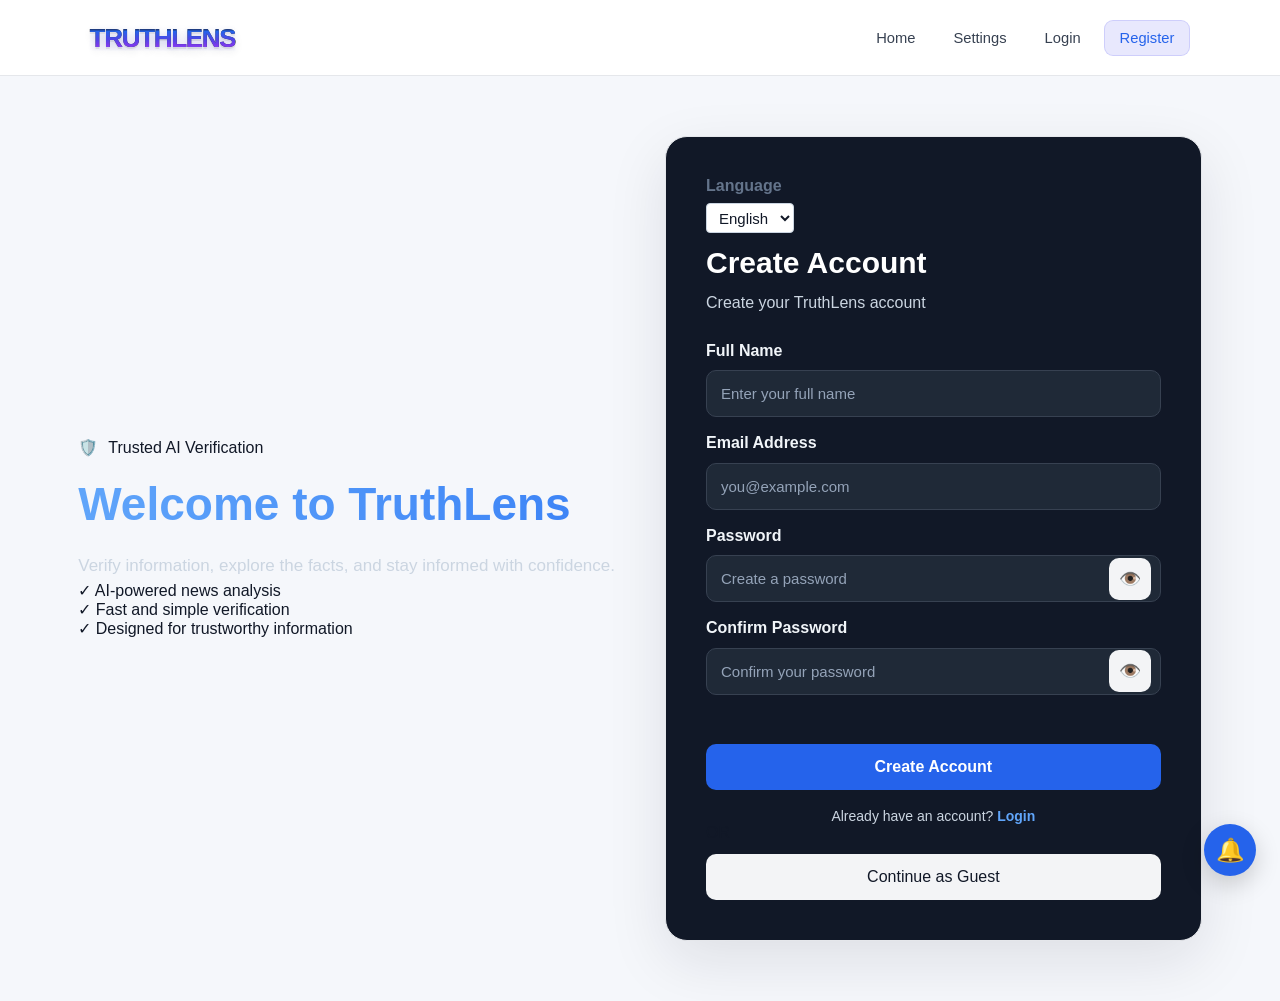
<file: frontend/index.html>
<!DOCTYPE html>
<html lang="en">

<head>
    <meta charset="UTF-8">
    <meta name="viewport" content="width=device-width, initial-scale=1.0">

    <title>TruthLens - Fake News Detection</title>

    <link rel="stylesheet" href="style.css">
</head>

<body>

    <header class="navbar">

<div class="logo">
    <span class="truthlens-3d">
        <span class="truthlens-base">TRUTHLENS</span>
        <span class="truthlens-color">TRUTHLENS</span>
    </span>
</div>

        <nav>
    <a href="index.html" class="active" data-i18n="navHome">Home</a>
<a href="settings.html" data-i18n="navSettings">Settings</a>
<a href="login.html" data-i18n="navLogin">Login</a>
<a href="register.html" data-i18n="navRegister">Register</a>
</nav>

    </header>


    <main class="hero">

        <div class="hero-content">

            <div class="badge" data-i18n="aiBadge">
    🛡️ AI-Powered News Verification
</div>

            <h1>
    <span data-i18n="heroTitle">
        See the truth
    </span>
    <br>
    <span data-i18n="heroTitleSpan">
        behind the news.
    </span>
</h1>

            <p class="description" data-i18n="heroDescription">
    TruthLens helps you identify potentially misleading or
    fake news using intelligent analysis.
</p>


            <div class="detector-card">

                <label for="newsText" data-i18n="checkNewsLabel">
    Check a news article or message
</label>

               <div class="input-options">
   <button type="button" class="input-option active" id="textOption" data-i18n="newsText">
    📝 News Text
</button>

   <button type="button" class="input-option" id="linkOption" data-i18n="newsLink">
    🔗 News Link
</button>
</div>

<textarea
    id="newsText"
    data-i18n-placeholder="newsTextPlaceholder"
    placeholder="Paste your news article, message, or claim here..."
></textarea>

<input
    type="url"
    id="newsLink"
    data-i18n-placeholder="newsLinkPlaceholder"
    placeholder="Paste the news article link here..."
    style="display: none;"
>

                <button id="checkButton" data-i18n="checkNews">
    🔍 Check News
</button>

                <div id="result" data-i18n="resultPlaceholder">
    Your verification result will appear here.
</div>

            </div>

        </div>

    </main>

    <footer>
    <p data-i18n="footer">
        © 2026 TruthLens • Helping you verify before you trust.
    </p>
</footer>

    <script src="script.js"></script>

</body>

</html>
</file>
<file: frontend/style.css>
/* ==================================================
   TruthLens - Professional Website Design
   ================================================== */


/* ==================================================
   Global
   ================================================== */

* {
    margin: 0;
    padding: 0;
    box-sizing: border-box;
}


html {
    scroll-behavior: smooth;
}


body {
    min-height: 100vh;
    font-family: Inter, -apple-system, BlinkMacSystemFont, "Segoe UI",
        Roboto, Helvetica, Arial, sans-serif;

    background:
        radial-gradient(
            circle at 50% -10%,
            rgba(79, 70, 229, 0.20),
            transparent 38%
        ),
        #080b14;

    color: #f8fafc;

    display: flex;
    flex-direction: column;
}


/* ==================================================
   Navigation Bar
   ================================================== */

.navbar {
    width: 100%;
    height: 76px;

    padding: 0 7%;

    display: flex;
    align-items: center;
    justify-content: space-between;

    border-bottom: 1px solid rgba(255, 255, 255, 0.07);

    background: rgba(8, 11, 20, 0.78);

    backdrop-filter: blur(18px);
    -webkit-backdrop-filter: blur(18px);

    position: relative;
    z-index: 10;
}


.logo {
    font-size: 1.25rem;
    font-weight: 700;
    letter-spacing: -0.3px;

    color: #ffffff;

    display: flex;
    align-items: center;
    gap: 8px;
}


.navbar nav {
    display: flex;
    align-items: center;
    gap: 8px;
}


.navbar nav a {
    color: #94a3b8;

    text-decoration: none;

    font-size: 0.92rem;
    font-weight: 500;

    padding: 9px 15px;

    border-radius: 9px;

    transition:
        color 0.2s ease,
        background 0.2s ease,
        transform 0.2s ease;
}


.navbar nav a:hover {
    color: #ffffff;

    background: rgba(255, 255, 255, 0.06);

    transform: translateY(-1px);
}


.navbar nav a.active {
    color: #ffffff;

    background: rgba(99, 102, 241, 0.15);

    border: 1px solid rgba(99, 102, 241, 0.20);
}


/* ==================================================
   Main Hero
   ================================================== */

.hero {
    flex: 1;

    width: 100%;

    padding: 90px 20px 100px;

    display: flex;
    justify-content: center;

    position: relative;
}


.hero::before {
    content: "";

    position: absolute;

    width: 500px;
    height: 500px;

    background: rgba(79, 70, 229, 0.10);

    filter: blur(120px);

    border-radius: 50%;

    top: 80px;
    left: 50%;

    transform: translateX(-50%);

    pointer-events: none;
}


.hero-content {
    width: 100%;
    max-width: 850px;

    text-align: center;

    position: relative;
    z-index: 1;
}


/* ==================================================
   Badge
   ================================================== */

.badge {
    display: inline-flex;
    align-items: center;

    padding: 8px 15px;

    margin-bottom: 24px;

    border-radius: 999px;

    background: rgba(99, 102, 241, 0.10);

    border: 1px solid rgba(129, 140, 248, 0.25);

    color: #c7d2fe;

    font-size: 0.82rem;
    font-weight: 600;

    letter-spacing: 0.2px;

    box-shadow:
        0 0 30px rgba(99, 102, 241, 0.08);
}


/* ==================================================
   Main Heading
   ================================================== */

.hero h1 {
    font-size: clamp(2.8rem, 7vw, 5rem);

    line-height: 1.03;

    letter-spacing: -3px;

    font-weight: 800;

    color: #f8fafc;

    margin-bottom: 25px;
}


.hero h1 span {
    background: linear-gradient(
        90deg,
        #818cf8,
        #a78bfa,
        #c4b5fd
    );

    -webkit-background-clip: text;
    background-clip: text;

    color: transparent;
}


/* ==================================================
   Description
   ================================================== */

.description {
    max-width: 620px;

    margin: 0 auto 45px;

    color: #94a3b8;

    font-size: 1.05rem;

    line-height: 1.75;
}


/* ==================================================
   Detector Card
   ================================================== */

.detector-card {
    width: 100%;

    padding: 30px;

    text-align: left;

    border-radius: 20px;

    background:
        linear-gradient(
            145deg,
            rgba(255, 255, 255, 0.065),
            rgba(255, 255, 255, 0.025)
        );

    border: 1px solid rgba(255, 255, 255, 0.09);

    box-shadow:
        0 25px 80px rgba(0, 0, 0, 0.40),
        0 0 50px rgba(79, 70, 229, 0.07);

    backdrop-filter: blur(20px);
    -webkit-backdrop-filter: blur(20px);
}


.detector-card label {
    display: block;

    margin-bottom: 14px;

    color: #e2e8f0;

    font-size: 0.95rem;

    font-weight: 600;
}


/* ==================================================
   Input Options
   ================================================== */

.input-options {
    display: flex;

    gap: 8px;

    margin-bottom: 14px;

    padding: 5px;

    width: fit-content;

    border-radius: 11px;

    background: rgba(0, 0, 0, 0.20);

    border: 1px solid rgba(255, 255, 255, 0.06);
}


.input-option {
    border: none;

    border-radius: 8px;

    padding: 9px 15px;

    background: transparent;

    color: #94a3b8;

    font-size: 0.88rem;

    font-weight: 600;

    cursor: pointer;

    transition:
        background 0.2s ease,
        color 0.2s ease,
        transform 0.2s ease;
}


.input-option:hover {
    color: #e2e8f0;
}


.input-option.active {
    background: rgba(99, 102, 241, 0.20);

    color: #ffffff;

    box-shadow:
        0 4px 12px rgba(0, 0, 0, 0.18);
}


/* ==================================================
   Textarea + URL Input
   ================================================== */

textarea,
#newsLink {
    width: 100%;

    min-height: 180px;

    padding: 17px 18px;

    border-radius: 13px;

    border: 1px solid rgba(255, 255, 255, 0.09);

    outline: none;

    background: rgba(3, 7, 18, 0.60);

    color: #f8fafc;

    font-family: inherit;

    font-size: 0.95rem;

    line-height: 1.6;

    resize: vertical;

    transition:
        border-color 0.2s ease,
        box-shadow 0.2s ease,
        background 0.2s ease;
}


textarea::placeholder,
#newsLink::placeholder {
    color: #64748b;
}


textarea:focus,
#newsLink:focus {
    border-color: rgba(129, 140, 248, 0.65);

    background: rgba(3, 7, 18, 0.78);

    box-shadow:
        0 0 0 3px rgba(99, 102, 241, 0.10);
}


#newsLink {
    min-height: auto;

    height: 56px;

    resize: none;
}


/* ==================================================
   Check News Button
   ================================================== */

#checkButton {
    width: 100%;

    margin-top: 16px;

    padding: 15px 20px;

    border: none;

    border-radius: 12px;

    background: linear-gradient(
        135deg,
        #6366f1,
        #7c3aed
    );

    color: #ffffff;

    font-family: inherit;

    font-size: 0.95rem;

    font-weight: 700;

    cursor: pointer;

    box-shadow:
        0 10px 25px rgba(99, 102, 241, 0.20);

    transition:
        transform 0.2s ease,
        box-shadow 0.2s ease,
        filter 0.2s ease;
}


#checkButton:hover {
    transform: translateY(-2px);

    box-shadow:
        0 15px 32px rgba(99, 102, 241, 0.30);

    filter: brightness(1.08);
}


#checkButton:active {
    transform: translateY(0);
}


/* ==================================================
   Result Area
   ================================================== */

#result {
    margin-top: 20px;

    padding: 20px;

    min-height: 80px;

    border-radius: 13px;

    background: rgba(3, 7, 18, 0.40);

    border: 1px solid rgba(255, 255, 255, 0.06);

    color: #94a3b8;

    font-size: 0.92rem;

    line-height: 1.6;
}


#result p {
    margin: 7px 0;
}


.result-title {
    color: #f8fafc;

    font-size: 1rem;

    font-weight: 700;

    margin-bottom: 10px;
}


.result-status {
    color: #ffffff;

    font-size: 1.15rem;

    font-weight: 800;

    margin: 10px 0;
}


.result-success {
    margin-top: 12px;

    padding: 10px 12px;

    border-radius: 9px;

    background: rgba(34, 197, 94, 0.08);

    border: 1px solid rgba(34, 197, 94, 0.18);

    color: #86efac;

    font-size: 0.85rem;
}


.result-warning {
    margin-top: 12px;

    padding: 10px 12px;

    border-radius: 9px;

    background: rgba(245, 158, 11, 0.08);

    border: 1px solid rgba(245, 158, 11, 0.18);

    color: #fcd34d;

    font-size: 0.85rem;
}


/* ==================================================
   Footer
   ================================================== */

footer {
    padding: 25px 20px;

    text-align: center;

    border-top: 1px solid rgba(255, 255, 255, 0.06);

    background: rgba(5, 8, 16, 0.65);
}


footer p {
    color: #64748b;

    font-size: 0.82rem;
}


/* ==================================================
   Responsive Design
   ================================================== */

@media (max-width: 700px) {

    .navbar {
        height: auto;

        padding: 18px 20px;

        flex-direction: column;

        gap: 15px;
    }


    .navbar nav {
        width: 100%;

        justify-content: center;
    }


    .hero {
        padding: 60px 15px 70px;
    }


    .hero h1 {
        font-size: 3rem;

        letter-spacing: -2px;
    }


    .description {
        font-size: 0.95rem;

        margin-bottom: 32px;
    }


    .detector-card {
        padding: 20px;

        border-radius: 16px;
    }


    .input-options {
        width: 100%;
    }


    .input-option {
        flex: 1;
    }


    textarea {
        min-height: 160px;
    }
}


@media (max-width: 420px) {

    .hero h1 {
        font-size: 2.5rem;
    }


    .navbar nav a {
        padding: 8px 10px;

        font-size: 0.82rem;
    }


    .detector-card {
        padding: 16px;
    }
}
/* ==================================================
   Professional Result Card
   ================================================== */

.result-card {
    animation: resultAppear 0.35s ease;

    border-radius: 15px;

    padding: 20px;

    border: 1px solid rgba(255, 255, 255, 0.08);

    background: rgba(255, 255, 255, 0.025);
}


.result-header {
    margin-bottom: 18px;
}


.result-details {
    display: grid;

    grid-template-columns: 1fr 1fr;

    gap: 12px;

    margin-bottom: 14px;
}


.result-detail {
    padding: 13px;

    border-radius: 10px;

    background: rgba(0, 0, 0, 0.18);

    border: 1px solid rgba(255, 255, 255, 0.05);
}


.result-detail span {
    display: block;

    color: #64748b;

    font-size: 0.76rem;

    margin-bottom: 5px;
}


.result-detail strong {
    color: #f8fafc;

    font-size: 0.95rem;
}


.result-message {
    margin-top: 14px;

    color: #94a3b8;

    font-size: 0.84rem;
}


.result-disclaimer {
    margin-top: 14px;

    color: #64748b;

    font-size: 0.78rem;

    line-height: 1.5;
}


.result-disclaimer p {
    margin: 0;
}


/* Fake result */

.fake-result {
    border-color: rgba(239, 68, 68, 0.20);

    box-shadow:
        0 10px 35px rgba(239, 68, 68, 0.05);
}


.fake-result .result-status {
    color: #fca5a5;
}


/* Real result */

.real-result {
    border-color: rgba(34, 197, 94, 0.20);

    box-shadow:
        0 10px 35px rgba(34, 197, 94, 0.05);
}


.real-result .result-status {
    color: #86efac;
}


/* Unknown result */

.unknown-result {
    border-color: rgba(148, 163, 184, 0.20);
}


/* Result animation */

@keyframes resultAppear {

    from {
        opacity: 0;

        transform: translateY(8px);
    }

    to {
        opacity: 1;

        transform: translateY(0);
    }
}


/* Mobile result */

@media (max-width: 550px) {

    .result-details {
        grid-template-columns: 1fr;
    }

}

/* ==================================================
   TruthLens - Settings Page
   ================================================== */

.settings-container {
    width: min(100% - 40px, 1000px);
    margin: 55px auto 70px;
    padding: 0;
}

.settings-container h1 {
    margin: 0 0 8px;
    font-size: clamp(2rem, 4vw, 2.5rem);
    line-height: 1.1;
    color: #f8fafc;
}

.settings-subtitle {
    margin: 0 0 30px;
    color: #94a3b8;
    font-size: 0.95rem;
    line-height: 1.6;
}

.settings-card {
    width: 100%;
    margin-bottom: 20px;
    padding: 26px 28px;
    border: 1px solid rgba(255,255,255,0.09);
    border-radius: 18px;
    background: rgba(17, 24, 39, 0.88);
    box-shadow: 0 18px 50px rgba(0,0,0,0.24);
}

.settings-card h2 {
    margin: 0 0 20px;
    color: #f8fafc;
    font-size: 1.05rem;
    line-height: 1.4;
}

.profile-section {
    display: flex;
    align-items: center;
    gap: 16px;
}

.profile-avatar {
    width: 58px;
    height: 58px;
    flex: 0 0 58px;
    display: flex;
    align-items: center;
    justify-content: center;
    border-radius: 50%;
    background: rgba(99,102,241,0.16);
    border: 1px solid rgba(129,140,248,0.22);
    color: #c7d2fe;
    font-size: 1.15rem;
    font-weight: 800;
}

.profile-info {
    min-width: 0;
    flex: 1;
}

.profile-info h3 {
    margin: 0 0 5px;
    color: #f8fafc;
    font-size: 0.98rem;
}

.profile-info p {
    margin: 0;
    color: #94a3b8;
    font-size: 0.86rem;
}

.edit-button {
    flex: 0 0 auto;
    padding: 9px 15px;
    border: 1px solid rgba(255,255,255,0.10);
    border-radius: 9px;
    background: rgba(255,255,255,0.07);
    color: #e2e8f0;
    font: inherit;
    font-size: 0.84rem;
    font-weight: 600;
    cursor: pointer;
    transition: 0.2s ease;
}

.edit-button:hover {
    background: rgba(255,255,255,0.12);
    transform: translateY(-1px);
}

.setting-row,
.link-row {
    display: flex;
    align-items: center;
    justify-content: space-between;
    gap: 24px;
    min-height: 68px;
    padding: 16px 0;
    border-bottom: 1px solid rgba(255,255,255,0.07);
}

.setting-row:last-child,
.link-row:last-child {
    border-bottom: none;
}

.setting-row h3 {
    margin: 0 0 5px;
    color: #e2e8f0;
    font-size: 0.91rem;
    font-weight: 650;
}

.setting-row p {
    margin: 0;
    max-width: 700px;
    color: #94a3b8;
    font-size: 0.82rem;
    line-height: 1.5;
}

.setting-row select {
    min-width: 125px;
    padding: 9px 12px;
    border: 1px solid rgba(255,255,255,0.12);
    border-radius: 8px;
    outline: none;
    background: #111827;
    color: #f8fafc;
    font: inherit;
    font-size: 0.84rem;
    cursor: pointer;
}

.setting-row select:focus {
    border-color: rgba(129,140,248,0.65);
    box-shadow: 0 0 0 3px rgba(99,102,241,0.10);
}

.switch {
    position: relative;
    display: inline-block;
    width: 48px;
    height: 26px;
    flex: 0 0 48px;
}

.switch input {
    position: absolute;
    width: 1px;
    height: 1px;
    opacity: 0;
}

.slider {
    position: absolute;
    inset: 0;
    border-radius: 999px;
    background: #475569;
    cursor: pointer;
    transition: background 0.2s ease;
}

.slider::before {
    content: "";
    position: absolute;
    width: 20px;
    height: 20px;
    top: 3px;
    left: 3px;
    border-radius: 50%;
    background: #ffffff;
    box-shadow: 0 2px 5px rgba(0,0,0,0.25);
    transition: transform 0.2s ease;
}

.switch input:checked + .slider {
    background: #6366f1;
}

.switch input:checked + .slider::before {
    transform: translateX(22px);
}

.link-row {
    min-height: 52px;
    padding: 14px 4px;
    color: #e2e8f0;
    font-size: 0.88rem;
    cursor: pointer;
    transition: background 0.2s ease, padding 0.2s ease, color 0.2s ease;
}

.link-row:hover {
    padding-left: 9px;
    padding-right: 9px;
    color: #ffffff;
    background: rgba(255,255,255,0.025);
}

.link-row span:last-child {
    color: #64748b;
    font-size: 1.2rem;
}

.logout-button {
    display: block;
    margin: 28px auto 0;
    padding: 11px 28px;
    border: 0;
    border-radius: 9px;
    background: #ef4444;
    color: #ffffff;
    font: inherit;
    font-size: 0.86rem;
    font-weight: 700;
    cursor: pointer;
    transition: 0.2s ease;
}

.logout-button:hover {
    background: #dc2626;
    transform: translateY(-1px);
}

/* ==================================================
   Theme Support
   Dark is the existing TruthLens default.
   The JavaScript can add .light-mode for light theme.
   ================================================== */

body.light-mode {
    background: #f5f7fb;
    color: #172033;
}

body.light-mode .navbar {
    background: rgba(255,255,255,0.90);
    border-bottom-color: rgba(15,23,42,0.08);
}

body.light-mode .logo {
    color: #172033;
}

body.light-mode .navbar nav a {
    color: #64748b;
}

body.light-mode .navbar nav a:hover {
    color: #172033;
    background: rgba(15,23,42,0.05);
}

body.light-mode .navbar nav a.active {
    color: #4338ca;
    background: rgba(99,102,241,0.10);
    border-color: rgba(99,102,241,0.18);
}

body.light-mode .settings-container h1,
body.light-mode .settings-card h2,
body.light-mode .profile-info h3 {
    color: #172033;
}

body.light-mode .settings-subtitle,
body.light-mode .profile-info p,
body.light-mode .setting-row p {
    color: #64748b;
}

body.light-mode .settings-card {
    background: #ffffff;
    border-color: #e5e7eb;
    box-shadow: 0 12px 35px rgba(15,23,42,0.08);
}

body.light-mode .setting-row,
body.light-mode .link-row {
    border-bottom-color: #e5e7eb;
}

body.light-mode .setting-row h3,
body.light-mode .link-row {
    color: #334155;
}

body.light-mode .link-row:hover {
    background: #f8fafc;
    color: #172033;
}

body.light-mode .setting-row select {
    background: #ffffff;
    color: #172033;
    border-color: #d1d5db;
}

body.light-mode .edit-button {
    background: #f1f5f9;
    color: #334155;
    border-color: #e2e8f0;
}

body.light-mode .edit-button:hover {
    background: #e2e8f0;
}

body.light-mode .profile-avatar {
    background: #eef2ff;
    color: #4338ca;
}

body.light-mode footer {
    background: #ffffff;
    border-top-color: #e5e7eb;
}

body.light-mode footer p {
    color: #64748b;
}

/* Home page light theme */
body.light-mode .hero {
    background: transparent;
}

body.light-mode .hero h1 {
    color: #172033;
}

body.light-mode .description {
    color: #64748b;
}

body.light-mode .badge {
    background: rgba(99,102,241,0.08);
    border-color: rgba(99,102,241,0.18);
    color: #4338ca;
}

body.light-mode .detector-card {
    background: #ffffff;
    border-color: #e5e7eb;
    box-shadow: 0 20px 60px rgba(15,23,42,0.10);
}

body.light-mode .detector-card label {
    color: #334155;
}

body.light-mode .input-options {
    background: #f1f5f9;
    border-color: #e2e8f0;
}

body.light-mode .input-option {
    color: #64748b;
}

body.light-mode .input-option:hover {
    color: #334155;
}

body.light-mode .input-option.active {
    background: #e0e7ff;
    color: #4338ca;
}

body.light-mode textarea,
body.light-mode #newsLink {
    background: #f8fafc;
    border-color: #dbe1ea;
    color: #172033;
}

body.light-mode textarea::placeholder,
body.light-mode #newsLink::placeholder {
    color: #94a3b8;
}

body.light-mode textarea:focus,
body.light-mode #newsLink:focus {
    background: #ffffff;
}

body.light-mode #result {
    background: #f8fafc;
    border-color: #e2e8f0;
    color: #64748b;
}

body.light-mode .result-title,
body.light-mode .result-detail strong {
    color: #172033;
}

body.light-mode .result-detail {
    background: #ffffff;
    border-color: #e2e8f0;
}

/* ==================================================
   Responsive Settings
   ================================================== */

@media (max-width: 700px) {
    .settings-container {
        width: min(100% - 30px, 1000px);
        margin-top: 35px;
        margin-bottom: 50px;
    }

    .settings-card {
        padding: 22px 20px;
        border-radius: 15px;
    }

    .profile-section {
        flex-wrap: wrap;
    }

    .profile-info {
        flex: 1 1 calc(100% - 82px);
    }

    .edit-button {
        width: 100%;
        margin-top: 5px;
    }

    .setting-row {
        gap: 15px;
    }
}

@media (max-width: 480px) {
    .settings-container {
        width: min(100% - 22px, 1000px);
    }

    .settings-card {
        padding: 20px 16px;
    }

    .settings-card h2 {
        font-size: 1rem;
    }

    .setting-row {
        align-items: flex-start;
    }

    .setting-row select {
        min-width: 105px;
    }
}
/* =========================================================
   TRUTHLENS THEME SYSTEM
========================================================= */


/* ---------- LIGHT MODE ---------- */

body:not(.dark-mode) {
    background: #f5f7fb;
    color: #111827;
}


/* Navbar */

body:not(.dark-mode) .navbar {
    background: #ffffff;
    border-bottom: 1px solid #e5e7eb;
}

body:not(.dark-mode) .navbar a {
    color: #374151;
}

body:not(.dark-mode) .navbar a:hover {
    color: #2563eb;
}


/* Settings */

body:not(.dark-mode) .settings-container h1 {
    color: #111827;
}

body:not(.dark-mode) .settings-subtitle {
    color: #6b7280;
}


/* Cards */

body:not(.dark-mode) .settings-card {
    background: #ffffff;
    border: 1px solid #e5e7eb;
    color: #111827;
    box-shadow: 0 8px 25px rgba(0, 0, 0, 0.06);
}


body:not(.dark-mode) .settings-card h2,
body:not(.dark-mode) .settings-card h3 {
    color: #111827;
}


body:not(.dark-mode) .settings-card p {
    color: #6b7280;
}


/* Profile */

body:not(.dark-mode) .profile-avatar {
    background: #e8f0ff;
    color: #2563eb;
}


/* Setting rows */

body:not(.dark-mode) .setting-row {
    border-bottom: 1px solid #e5e7eb;
}


/* Support links */

body:not(.dark-mode) .link-row {
    color: #111827;
    border-bottom: 1px solid #e5e7eb;
}

body:not(.dark-mode) .link-row:hover {
    background: #f3f4f6;
}


/* Language */

body:not(.dark-mode) .setting-row select {
    background: #ffffff;
    color: #111827;
    border: 1px solid #d1d5db;
}


/* ---------- DARK MODE ---------- */

body.dark-mode {
    background: #080c16;
    color: #ffffff;
}


/* Navbar */

body.dark-mode .navbar {
    background: #080c16;
    border-bottom: 1px solid #1f2937;
}

body.dark-mode .navbar a {
    color: #cbd5e1;
}

body.dark-mode .navbar a:hover {
    color: #ffffff;
}


/* Settings */

body.dark-mode .settings-container h1 {
    color: #ffffff;
}

body.dark-mode .settings-subtitle {
    color: #94a3b8;
}


/* Cards */

body.dark-mode .settings-card {
    background: #111827;
    border: 1px solid #263244;
    color: #ffffff;
    box-shadow: 0 8px 25px rgba(0, 0, 0, 0.30);
}


body.dark-mode .settings-card h2,
body.dark-mode .settings-card h3 {
    color: #ffffff;
}


body.dark-mode .settings-card p {
    color: #94a3b8;
}


/* Profile */

body.dark-mode .profile-avatar {
    background: #202d52;
    color: #ffffff;
}


/* Setting rows */

body.dark-mode .setting-row {
    border-bottom: 1px solid #263244;
}


/* Support links */

body.dark-mode .link-row {
    color: #ffffff;
    border-bottom: 1px solid #263244;
}

body.dark-mode .link-row:hover {
    background: #1e293b;
}


/* Language */

body.dark-mode .setting-row select {
    background: #1f2937;
    color: #ffffff;
    border: 1px solid #374151;
}
/* =========================================================
   TRUTHLENS HOME PAGE - LIGHT MODE FIX
   This section only affects the Home page in LIGHT MODE.
========================================================= */


/* ---------------------------------------------------------
   HOME PAGE BACKGROUND
--------------------------------------------------------- */

body:not(.dark-mode) {
    background: #f5f7fb;
    color: #111827;
}


/* ---------------------------------------------------------
   NAVBAR
--------------------------------------------------------- */

body:not(.dark-mode) .navbar {
    background: #ffffff;
    border-bottom: 1px solid #e5e7eb;
}

body:not(.dark-mode) .navbar .logo {
    color: #111827;
}

body:not(.dark-mode) .navbar nav a {
    color: #374151;
}

body:not(.dark-mode) .navbar nav a:hover {
    color: #2563eb;
}

body:not(.dark-mode) .navbar nav a.active {
    color: #2563eb;
}


/* ---------------------------------------------------------
   HERO SECTION
--------------------------------------------------------- */

body:not(.dark-mode) .hero {
    background: #f5f7fb;
    color: #111827;
}

body:not(.dark-mode) .hero-content {
    color: #111827;
}


/* ---------------------------------------------------------
   BADGE
--------------------------------------------------------- */

body:not(.dark-mode) .badge {
    background: #eef2ff;
    color: #4f46e5;
    border: 1px solid #c7d2fe;
}


/* ---------------------------------------------------------
   MAIN HEADING
--------------------------------------------------------- */

body:not(.dark-mode) .hero h1 {
    color: #111827;
}

body:not(.dark-mode) .hero h1 span {
    color: #4f46e5;
}


/* ---------------------------------------------------------
   DESCRIPTION
--------------------------------------------------------- */

body:not(.dark-mode) .hero .description {
    color: #4b5563;
}


/* ---------------------------------------------------------
   DETECTOR CARD
--------------------------------------------------------- */

body:not(.dark-mode) .detector-card {
    background: #ffffff;
    color: #111827;
    border: 1px solid #e5e7eb;
    box-shadow: 0 15px 40px rgba(0, 0, 0, 0.10);
}


/* Detector label */

body:not(.dark-mode) .detector-card label {
    color: #111827;
}


/* ---------------------------------------------------------
   TEXT / LINK BUTTONS
--------------------------------------------------------- */

body:not(.dark-mode) .input-options {
    background: #f3f4f6;
}

body:not(.dark-mode) .input-option {
    background: transparent;
    color: #4b5563;
    border: none;
}

body:not(.dark-mode) .input-option:hover {
    color: #2563eb;
}

body:not(.dark-mode) .input-option.active {
    background: #eef2ff;
    color: #4f46e5;
}


/* ---------------------------------------------------------
   NEWS TEXTAREA
--------------------------------------------------------- */

body:not(.dark-mode) .detector-card textarea {
    background: #ffffff;
    color: #111827;
    border: 1px solid #d1d5db;
}

body:not(.dark-mode) .detector-card textarea::placeholder {
    color: #9ca3af;
}

body:not(.dark-mode) .detector-card textarea:focus {
    outline: none;
    border-color: #6366f1;
    box-shadow: 0 0 0 3px rgba(99, 102, 241, 0.12);
}


/* ---------------------------------------------------------
   NEWS LINK INPUT
--------------------------------------------------------- */

body:not(.dark-mode) .detector-card input[type="url"] {
    background: #ffffff;
    color: #111827;
    border: 1px solid #d1d5db;
}

body:not(.dark-mode) .detector-card input[type="url"]::placeholder {
    color: #9ca3af;
}

body:not(.dark-mode) .detector-card input[type="url"]:focus {
    outline: none;
    border-color: #6366f1;
    box-shadow: 0 0 0 3px rgba(99, 102, 241, 0.12);
}


/* ---------------------------------------------------------
   CHECK NEWS BUTTON
--------------------------------------------------------- */

body:not(.dark-mode) #checkButton {
    background: linear-gradient(
        135deg,
        #6366f1,
        #7c3aed
    );

    color: #ffffff;
    border: none;
}

body:not(.dark-mode) #checkButton:hover {
    background: linear-gradient(
        135deg,
        #4f46e5,
        #6d28d9
    );

    transform: translateY(-1px);
}


/* ---------------------------------------------------------
   RESULT BOX
--------------------------------------------------------- */

body:not(.dark-mode) #result {
    background: #f8fafc;
    color: #111827;
    border: 1px solid #e5e7eb;
}


/* Result text */

body:not(.dark-mode) #result p {
    color: #4b5563;
}


/* Result title */

body:not(.dark-mode) #result .result-title {
    color: #111827;
}


/* Result details */

body:not(.dark-mode) #result .result-detail {
    color: #374151;
}


/* ---------------------------------------------------------
   RESULT WARNING
--------------------------------------------------------- */

body:not(.dark-mode) #result .result-warning {
    background: #fff7ed;
    color: #c2410c;
    border: 1px solid #fed7aa;
}


/* ---------------------------------------------------------
   RESULT SUCCESS
--------------------------------------------------------- */

body:not(.dark-mode) #result .result-success {
    background: #f0fdf4;
    color: #15803d;
    border: 1px solid #bbf7d0;
}


/* ---------------------------------------------------------
   FAKE RESULT
--------------------------------------------------------- */

body:not(.dark-mode) #result .fake-result {
    background: #fff7f7;
    color: #111827;
}


/* ---------------------------------------------------------
   REAL RESULT
--------------------------------------------------------- */

body:not(.dark-mode) #result .real-result {
    background: #f0fdf4;
    color: #111827;
}


/* ---------------------------------------------------------
   UNKNOWN RESULT
--------------------------------------------------------- */

body:not(.dark-mode) #result .unknown-result {
    background: #f8fafc;
    color: #111827;
}


/* ---------------------------------------------------------
   RESULT STATUS
--------------------------------------------------------- */

body:not(.dark-mode) #result .result-status {
    color: #111827;
}


/* ---------------------------------------------------------
   RESULT MESSAGE
--------------------------------------------------------- */

body:not(.dark-mode) #result .result-message {
    color: #374151;
}


/* ---------------------------------------------------------
   RESULT DISCLAIMER
--------------------------------------------------------- */

body:not(.dark-mode) #result .result-disclaimer {
    color: #6b7280;
}


/* ---------------------------------------------------------
   FOOTER
--------------------------------------------------------- */

body:not(.dark-mode) footer {
    background: #ffffff;
    color: #6b7280;
    border-top: 1px solid #e5e7eb;
}

body:not(.dark-mode) footer p {
    color: #6b7280;
}
/* Professional Login Page */

.professional-login {
    min-height: 78vh;
    display: grid;
    grid-template-columns: 1fr 1fr;
    gap: 50px;
    align-items: center;
    max-width: 1200px;
    margin: auto;
    padding: 60px 30px;
}

.login-brand h1 {
    font-size: 46px;
    line-height: 1.2;
    margin: 20px 0;
    color: #111827;
}

.login-brand h1 span {
    color: #2563eb;
}

.login-brand p {
    font-size: 17px;
    line-height: 1.7;
    color: #6b7280;
}

.login-features {
    list-style: none;
    padding: 0;
    margin-top: 25px;
}

.login-features li {
    margin: 15px 0;
    font-size: 16px;
    color: #374151;
}

.login-badge {
    display: inline-block;
    padding: 10px 16px;
    border-radius: 30px;
    background: #eff6ff;
    color: #2563eb;
    font-weight: 600;
}

.professional-login-card {
    background: white;
    padding: 40px;
    border-radius: 22px;
    box-shadow: 0 10px 35px rgba(0, 0, 0, 0.1);
}

.professional-login-card h2 {
    font-size: 30px;
    color: #111827;
    margin-bottom: 10px;
}

.login-subtitle {
    color: #6b7280;
    margin-bottom: 25px;
}

.professional-login-card label {
    display: block;
    margin: 15px 0 8px;
    font-weight: 600;
    color: #374151;
}

.professional-login-card input[type="email"],
.professional-login-card input[type="password"],
.professional-login-card input[type="text"] {
    width: 100%;
    padding: 14px;
    border: 1px solid #d1d5db;
    border-radius: 10px;
    box-sizing: border-box;
    font-size: 15px;
}

.password-wrapper {
    display: flex;
    gap: 8px;
}

.password-wrapper input {
    flex: 1;
}

#togglePassword {
    border: none;
    background: #f3f4f6;
    border-radius: 10px;
    padding: 0 14px;
    cursor: pointer;
}

.login-options {
    display: flex;
    justify-content: space-between;
    align-items: center;
    margin: 18px 0;
    font-size: 14px;
}

.login-options a {
    color: #2563eb;
    text-decoration: none;
}

.professional-login-button,
.professional-guest-button {
    width: 100%;
    padding: 14px;
    border: none;
    border-radius: 10px;
    font-size: 16px;
    cursor: pointer;
    margin-top: 12px;
}

.professional-login-button {
    background: #2563eb;
    color: white;
}

.professional-guest-button {
    background: #f3f4f6;
    color: #111827;
}

.professional-login-message {
    margin-top: 15px;
    text-align: center;
    color: #dc2626;
}

@media (max-width: 800px) {
    .professional-login {
        grid-template-columns: 1fr;
        padding: 30px 20px;
    }

    .login-brand h1 {
        font-size: 36px;
    }
}
/* =========================================================
   LOGIN PAGE - DARK MODE FIX
========================================================= */

body.dark-mode .professional-login-card .login-heading h2 {
    color: #ffffff;
}

body.dark-mode .professional-login-card .login-heading p {
    color: #cbd5e1;
}

body.dark-mode .professional-login-card {
    background: #111827;
}

body.dark-mode .professional-field label {
    color: #f1f5f9;
}

body.dark-mode .password-label-row a {
    color: #93c5fd;
}

body.dark-mode .professional-field input {
    background: #1f2937;
    color: #ffffff;
    border-color: #374151;
}

body.dark-mode .professional-field input::placeholder {
    color: #94a3b8;
}

body.dark-mode .remember-row {
    color: #cbd5e1;
}
/* =========================================================
   LOGIN LEFT BRAND HEADING - DARK MODE
========================================================= */

body.dark-mode .login-brand h1 {
    color: #ffffff;
}

body.dark-mode .login-brand h1 span {
    color: #60a5fa;
}

body.dark-mode .login-brand p {
    color: #cbd5e1;
}

body.dark-mode .brand-features {
    color: #e2e8f0;
}

body.dark-mode .brand-features div {
    color: #e2e8f0;
}
/* =========================================================
   CONTINUE AS GUEST - DARK MODE
========================================================= */

body.dark-mode .professional-guest-button {
    background: #1f2937;
    color: #f1f5f9;
    border-color: #374151;
}

body.dark-mode .professional-guest-button:hover {
    background: #374151;
    color: #ffffff;
}
/* =========================================================
   EDIT PROFILE BUTTON - LIGHT THEME
========================================================= */

body:not(.dark-mode) .edit-button {
    background: #f1f5f9;
    color: #1e293b;
    border: 1px solid #cbd5e1;
}

body:not(.dark-mode) .edit-button:hover {
    background: #e2e8f0;
    color: #0f172a;
}
/* =========================================================
   SUPPORT MODALS - HELP & FAQ
========================================================= */

.support-modal {
    display: none;
    position: fixed;
    inset: 0;
    z-index: 9999;

    align-items: center;
    justify-content: center;

    padding: 20px;

    background: rgba(15, 23, 42, 0.55);
    backdrop-filter: blur(4px);
}

.support-modal.active {
    display: flex;
}

.support-modal-content {
    position: relative;

    width: 100%;
    max-width: 650px;
    max-height: 85vh;

    overflow-y: auto;

    padding: 32px;

    background: #ffffff;
    color: #1e293b;

    border: 1px solid #e2e8f0;
    border-radius: 18px;

    box-shadow: 0 20px 50px rgba(0, 0, 0, 0.18);

    animation: supportModalOpen 0.2s ease;
}

.support-modal-content h2 {
    margin: 0 40px 8px 0;
    font-size: 26px;
    color: #0f172a;
}

.support-modal-intro {
    margin: 0 0 24px;
    color: #64748b;
    line-height: 1.6;
}

.support-modal-close {
    position: absolute;
    top: 16px;
    right: 18px;

    width: 36px;
    height: 36px;

    border: none;
    border-radius: 50%;

    background: #f1f5f9;
    color: #475569;

    font-size: 24px;
    line-height: 1;

    cursor: pointer;

    transition: 0.2s ease;
}

.support-modal-close:hover {
    background: #e2e8f0;
    color: #0f172a;
}

.faq-item {
    padding: 18px 0;
    border-top: 1px solid #e2e8f0;
}

.faq-item:first-of-type {
    border-top: none;
}

.faq-item h3 {
    margin: 0 0 8px;
    font-size: 17px;
    color: #1e293b;
}

.faq-item p {
    margin: 0;
    color: #64748b;
    line-height: 1.65;
}


/* ---------------------------------------------------------
   Dark Theme
--------------------------------------------------------- */

body.dark-mode .support-modal-content {
    background: #111827;
    color: #f1f5f9;
    border-color: #374151;
    box-shadow: 0 20px 50px rgba(0, 0, 0, 0.45);
}

body.dark-mode .support-modal-content h2 {
    color: #ffffff;
}

body.dark-mode .support-modal-intro {
    color: #cbd5e1;
}

body.dark-mode .support-modal-close {
    background: #1f2937;
    color: #cbd5e1;
}

body.dark-mode .support-modal-close:hover {
    background: #374151;
    color: #ffffff;
}

body.dark-mode .faq-item {
    border-color: #374151;
}

body.dark-mode .faq-item h3 {
    color: #f8fafc;
}

body.dark-mode .faq-item p {
    color: #cbd5e1;
}


/* ---------------------------------------------------------
   Animation
--------------------------------------------------------- */

@keyframes supportModalOpen {
    from {
        opacity: 0;
        transform: translateY(10px) scale(0.98);
    }

    to {
        opacity: 1;
        transform: translateY(0) scale(1);
    }
}


/* ---------------------------------------------------------
   Mobile
--------------------------------------------------------- */

@media (max-width: 600px) {

    .support-modal {
        padding: 12px;
    }

    .support-modal-content {
        padding: 24px 20px;
        max-height: 90vh;
        border-radius: 14px;
    }

    .support-modal-content h2 {
        font-size: 22px;
    }

}
/* =========================================================
   TRUTHLENS - SUPPORT & INFORMATION
   FINAL BUTTON FIX
========================================================= */

.support-list {
    width: 100%;
    display: flex;
    flex-direction: column;
}


/* Support buttons */

.settings-card .link-row {
    width: 100%;
    min-height: 58px;

    display: flex;
    align-items: center;
    justify-content: space-between;

    padding: 16px 18px;
    margin: 0;

    border: none;
    border-bottom: 1px solid rgba(255, 255, 255, 0.10);
    border-radius: 0;

    background: transparent;
    color: inherit;

    font-family: inherit;
    font-size: 16px;
    font-weight: 500;

    text-align: left;
    cursor: pointer;

    appearance: none;
    -webkit-appearance: none;

    box-sizing: border-box;

    transition:
        background 0.2s ease,
        color 0.2s ease,
        padding-left 0.2s ease;
}


/* Remove bottom border from last support button */

.settings-card .link-row:last-child {
    border-bottom: none;
}


/* Hover */

.settings-card .link-row:hover {
    background: rgba(255, 255, 255, 0.06);
    color: inherit;
    padding-left: 23px;
}


/* Arrow */

.settings-card .link-row .support-arrow {
    font-size: 25px;
    line-height: 1;

    opacity: 0.7;

    transition:
        transform 0.2s ease,
        opacity 0.2s ease;
}


/* Arrow hover */

.settings-card .link-row:hover .support-arrow {
    transform: translateX(4px);
    opacity: 1;
}


/* Keyboard focus */

.settings-card .link-row:focus-visible {
    outline: 2px solid #667eea;
    outline-offset: -2px;
}


/* =========================================================
   DARK MODE
========================================================= */

body.dark-mode .settings-card .link-row {
    background: transparent;
    color: #f5f7ff;
    border-bottom-color: rgba(255, 255, 255, 0.10);
}

body.dark-mode .settings-card .link-row:hover {
    background: rgba(255, 255, 255, 0.06);
    color: #ffffff;
}


/* =========================================================
   LIGHT MODE
========================================================= */

body:not(.dark-mode) .settings-card .link-row {
    background: transparent;
    color: #222222;
    border-bottom-color: rgba(0, 0, 0, 0.08);
}

body:not(.dark-mode) .settings-card .link-row:hover {
    background: rgba(0, 0, 0, 0.04);
    color: #222222;
}


/* =========================================================
   SUPPORT MODAL
========================================================= */

.support-modal {
    position: fixed;

    top: 0;
    left: 0;

    width: 100%;
    height: 100%;

    display: none;
    align-items: center;
    justify-content: center;

    padding: 25px;

    box-sizing: border-box;

    background: rgba(5, 10, 25, 0.78);

    backdrop-filter: blur(8px);
    -webkit-backdrop-filter: blur(8px);

    z-index: 9999;
}


/* Modal active */

.support-modal.active {
    display: flex;
}


/* Modal box */

.support-modal-content {
    position: relative;

    width: min(760px, 100%);
    max-height: 80vh;

    overflow-y: auto;

    padding: 30px 40px;

    box-sizing: border-box;

    border: 1px solid rgba(255, 255, 255, 0.14);
    border-radius: 22px;

    background: #111827;
    color: #f5f7ff;

    box-shadow: 0 25px 70px rgba(0, 0, 0, 0.45);

    scrollbar-width: thin;
}


/* Modal heading */

.support-modal-content h2 {
    margin-top: 0;
    margin-right: 45px;
    margin-bottom: 12px;

    font-size: 24px;
    font-weight: 700;
}


/* Modal introduction */

.support-modal-intro {
    margin-bottom: 25px;

    color: #b8c3d9;

    line-height: 1.7;
}


/* Close button */

.support-modal-close {
    position: absolute;

    top: 16px;
    right: 18px;

    width: 38px;
    height: 38px;

    display: flex;
    align-items: center;
    justify-content: center;

    padding: 0;

    border: none;
    border-radius: 50%;

    background: rgba(255, 255, 255, 0.08);
    color: #ffffff;

    font-family: Arial, sans-serif;
    font-size: 28px;
    line-height: 1;

    cursor: pointer;

    appearance: none;
    -webkit-appearance: none;

    transition:
        background 0.2s ease,
        transform 0.2s ease;
}


.support-modal-close:hover {
    background: rgba(255, 255, 255, 0.16);
    transform: rotate(90deg);
}


.support-modal-close:focus-visible {
    outline: 2px solid #667eea;
    outline-offset: 2px;
}


/* FAQ item */

.faq-item {
    padding: 18px 0;

    border-bottom: 1px solid rgba(255, 255, 255, 0.12);
}


.faq-item:last-child {
    border-bottom: none;
}


.faq-item h3 {
    margin: 0 0 8px;

    color: #ffffff;

    font-size: 18px;
    line-height: 1.5;
}


.faq-item p {
    margin: 0;

    color: #c8d1e3;

    font-size: 16px;
    line-height: 1.7;
}


/* =========================================================
   LIGHT MODE MODAL
========================================================= */

body:not(.dark-mode) .support-modal-content {
    background: #ffffff;
    color: #222222;

    border-color: rgba(0, 0, 0, 0.10);

    box-shadow: 0 25px 70px rgba(0, 0, 0, 0.25);
}


body:not(.dark-mode) .support-modal-intro {
    color: #555555;
}


body:not(.dark-mode) .support-modal-close {
    background: #f1f3f6;
    color: #333333;
}


body:not(.dark-mode) .support-modal-close:hover {
    background: #e4e7ec;
}


body:not(.dark-mode) .faq-item {
    border-bottom-color: rgba(0, 0, 0, 0.10);
}


body:not(.dark-mode) .faq-item h3 {
    color: #222222;
}


body:not(.dark-mode) .faq-item p {
    color: #555555;
}


/* =========================================================
   MOBILE
========================================================= */

@media (max-width: 600px) {

    .support-modal {
        padding: 15px;
    }

    .support-modal-content {
        max-height: 85vh;

        padding: 25px 20px;

        border-radius: 18px;
    }

    .support-modal-content h2 {
        font-size: 21px;
    }

    .faq-item h3 {
        font-size: 16px;
    }

    .faq-item p {
        font-size: 14px;
        line-height: 1.6;
    }

    .settings-card .link-row {
        min-height: 54px;
        padding: 14px 12px;
    }

}
/* Prediction and Model Confidence output */
.result-detail {
    background: #e85d5d;
    color: #ffffff;
}

.result-detail span {
    color: #ffffff;
}

.result-detail strong {
    color: #ffffff;
}
/* Prediction output */
.result-detail:first-child {
    background: #e85d5d;
    color: #ffffff;
}

/* Model Confidence output */
.result-detail:nth-child(2) {
    background: #4f8fd9;
    color: #ffffff;
}

.result-detail span,
.result-detail strong {
    color: #ffffff;
}
/* Profile Picture */
.profile-avatar {
    cursor: pointer;
    overflow: hidden;
}

.profile-avatar img {
    width: 100%;
    height: 100%;
    object-fit: cover;
    border-radius: 50%;
}

.profile-avatar:hover {
    opacity: 0.85;
}
/* =========================================================
   TRUTHLENS - DESIGN 8
   3D COLOR-DROP WORDMARK
========================================================= */

.logo {
    display: flex;
    align-items: center;

    white-space: nowrap;

    cursor: pointer;
}


/* =========================================================
   MAIN 3D WORDMARK
========================================================= */

.truthlens-3d {
    position: relative;

    display: inline-block;

    font-family:
        "Inter",
        "Segoe UI",
        Arial,
        sans-serif;

    font-size: 26px;
    font-weight: 850;

    letter-spacing: -1.3px;
    line-height: 1;

    perspective: 500px;

    transition:
        transform 0.35s ease,
        filter 0.35s ease;
}


/* =========================================================
   WHITE BASE
========================================================= */

.truthlens-base {
    position: relative;

    display: block;

    color: #ffffff;

    z-index: 1;

    text-shadow:
        0 2px 0 rgba(0, 0, 0, 0.25),
        0 4px 8px rgba(0, 0, 0, 0.18);
}


/* =========================================================
   COLOR LAYER
========================================================= */

.truthlens-color {
    position: absolute;

    inset: 0;

    z-index: 2;

    color: transparent;

    background:
        linear-gradient(
            180deg,
            transparent 0%,
            transparent 12%,
            #38bdf8 25%,
            #6366f1 55%,
            #8b5cf6 78%,
            #a855f7 100%
        );

    -webkit-background-clip: text;
    background-clip: text;

    -webkit-text-fill-color: transparent;

    /*
       Start with the colors above the visible letters.
    */
    clip-path: inset(
        -100% 0 100% 0
    );

    animation:
        truthlens-color-drop 2.8s
        cubic-bezier(.65, 0, .35, 1)
        forwards;

    filter:
        drop-shadow(
            0 3px 5px
            rgba(99, 102, 241, 0.25)
        );
}


/* =========================================================
   COLOR DROP ANIMATION
========================================================= */

@keyframes truthlens-color-drop {

    0% {
        clip-path: inset(
            -100% 0 100% 0
        );
    }

    35% {
        clip-path: inset(
            -20% 0 70% 0
        );
    }

    65% {
        clip-path: inset(
            0 0 35% 0
        );
    }

    100% {
        clip-path: inset(
            0 0 0 0
        );
    }
}


/* =========================================================
   3D HOVER
========================================================= */

.logo:hover .truthlens-3d {

    transform:
        translateY(-2px)
        rotateX(7deg)
        scale(1.035);

    filter:
        drop-shadow(
            0 8px 14px
            rgba(99, 102, 241, 0.28)
        );
}


/* =========================================================
   LIGHT MODE
========================================================= */

body:not(.dark-mode) .truthlens-base {

    color: #172033;

    text-shadow:
        0 2px 0 rgba(0, 0, 0, 0.08),
        0 4px 8px rgba(30, 41, 59, 0.12);
}


/* =========================================================
   LIGHT MODE COLOR LAYER
========================================================= */

body:not(.dark-mode) .truthlens-color {

    background:
        linear-gradient(
            180deg,
            transparent 0%,
            transparent 12%,
            #2563eb 25%,
            #4f46e5 55%,
            #7c3aed 78%,
            #8b5cf6 100%
        );

    -webkit-background-clip: text;
    background-clip: text;

    -webkit-text-fill-color: transparent;
}


/* =========================================================
   MOBILE
========================================================= */

@media (max-width: 600px) {

    .truthlens-3d {
        font-size: 22px;
        letter-spacing: -1px;
    }

}
/* =========================================================
   TRUTHLENS — DESIGN 8
   3D COLOR-DROP WORDMARK
   Used on:
   index.html
   settings.html
   login.html
========================================================= */


/* =========================================================
   MAIN LOGO
========================================================= */

.truthlens-logo {

    position: relative;

    display: inline-block;

    font-family:
        "Inter",
        "Segoe UI",
        Arial,
        sans-serif;

    font-size: clamp(30px, 3vw, 38px);

    font-weight: 900;

    letter-spacing: 1.8px;

    line-height: 1;

    cursor: pointer;

    perspective: 1000px;

    transform-style: preserve-3d;

    overflow: visible;

    transition:
        transform 0.45s cubic-bezier(.2,.8,.2,1);
}


/* =========================================================
   MAIN WHITE WORD
========================================================= */

.truthlens-word {

    position: relative;

    z-index: 5;

    display: inline-block;

    color: #ffffff;

    transform:
        translateZ(0);

    /*
       3D metallic depth
    */

    text-shadow:

        0 1px 0 #ffffff,

        0 2px 0 #e2e5ea,

        0 3px 0 #c2c6cd,

        0 4px 0 #9fa5ae,

        0 6px 0 #858b95,

        0 9px 14px rgba(0,0,0,.32),

        0 16px 30px rgba(0,0,0,.18);

    transition:

        transform .45s cubic-bezier(.2,.8,.2,1),

        text-shadow .45s ease;
}


/* =========================================================
   COLOR DROPS
========================================================= */

.color-drop {

    position: absolute;

    z-index: 4;

    top: -42px;

    pointer-events: none;

    opacity: 0;

    width: 5px;

    height: 18px;

    border-radius:
        50% 50% 55% 55% /
        35% 35% 65% 65%;

    transform-origin: center bottom;

    animation:
        truthlensDrop
        3.8s
        cubic-bezier(.45,.05,.55,.95)
        infinite;
}


/* =========================================================
   DROP 1 — CYAN
========================================================= */

.drop-one {

    left: 18%;

    width: 5px;
    height: 19px;

    background:
        linear-gradient(
            to bottom,
            #8ffaff,
            #00cfe8
        );

    box-shadow:
        0 0 7px rgba(0,207,232,.35);

    animation-delay: 0s;
}


/* =========================================================
   DROP 2 — MAGENTA
========================================================= */

.drop-two {

    left: 40%;

    width: 4px;
    height: 16px;

    background:
        linear-gradient(
            to bottom,
            #ff9ddd,
            #e83d9b
        );

    box-shadow:
        0 0 7px rgba(232,61,155,.30);

    animation-delay: 1.05s;
}


/* =========================================================
   DROP 3 — VIOLET
========================================================= */

.drop-three {

    left: 64%;

    width: 5px;
    height: 20px;

    background:
        linear-gradient(
            to bottom,
            #c8a8ff,
            #8054e8
        );

    box-shadow:
        0 0 7px rgba(128,84,232,.30);

    animation-delay: .55s;
}


/* =========================================================
   DROP 4 — WARM ACCENT
========================================================= */

.drop-four {

    left: 84%;

    width: 4px;
    height: 15px;

    background:
        linear-gradient(
            to bottom,
            #ffe0a6,
            #e6a64a
        );

    box-shadow:
        0 0 6px rgba(230,166,74,.25);

    animation-delay: 1.7s;
}


/* =========================================================
   DROP ANIMATION
========================================================= */

@keyframes truthlensDrop {

    0% {

        opacity: 0;

        transform:
            translateY(-15px)
            scale(.55);
    }


    12% {

        opacity: .9;

        transform:
            translateY(0)
            scale(.85);
    }


    32% {

        opacity: 1;

        transform:
            translateY(32px)
            scale(1);
    }


    48% {

        opacity: .95;

        transform:
            translateY(66px)
            scale(.95);
    }


    58% {

        opacity: .7;

        transform:
            translateY(82px)
            scale(.82);
    }


    68% {

        opacity: 0;

        transform:
            translateY(94px)
            scale(.5);
    }


    100% {

        opacity: 0;

        transform:
            translateY(94px)
            scale(.5);
    }
}


/* =========================================================
   SUBTLE DROP STRETCH
========================================================= */

.truthlens-logo:hover .color-drop {

    animation-duration: 3.2s;
}


/* =========================================================
   PREMIUM 3D HOVER
========================================================= */

.truthlens-logo:hover {

    transform:
        translateY(-2px)
        scale(1.025);
}


.truthlens-logo:hover .truthlens-word {

    transform:
        translateZ(12px)
        rotateX(4deg)
        rotateY(-2deg);

    text-shadow:

        0 1px 0 #ffffff,

        0 2px 0 #edf0f4,

        0 4px 0 #c8cdd5,

        0 6px 0 #a3a9b2,

        0 9px 17px rgba(0,0,0,.34),

        0 18px 34px rgba(0,0,0,.20);
}


/* =========================================================
   SUBTLE LIGHT REFLECTION
========================================================= */

.truthlens-logo::after {

    content: "";

    position: absolute;

    top: -5%;

    left: -30%;

    width: 15%;

    height: 110%;

    z-index: 10;

    pointer-events: none;

    opacity: 0;

    background:
        linear-gradient(
            90deg,
            transparent,
            rgba(255,255,255,.45),
            transparent
        );

    transform:
        skewX(-18deg);

    filter: blur(2px);
}


.truthlens-logo:hover::after {

    animation:
        truthlensReflection
        .9s
        ease-out
        forwards;
}


@keyframes truthlensReflection {

    0% {

        left: -30%;

        opacity: 0;
    }

    20% {

        opacity: .35;
    }

    60% {

        opacity: .2;
    }

    100% {

        left: 125%;

        opacity: 0;
    }
}


/* =========================================================
   LIGHT MODE
========================================================= */

body:not(.dark-mode) .truthlens-word {

    color: #172033;

    text-shadow:

        0 1px 0 #ffffff,

        0 2px 0 #e5e8ed,

        0 3px 0 #c9ced6,

        0 4px 0 #adb3bd,

        0 7px 12px rgba(20,30,50,.16),

        0 14px 26px rgba(20,30,50,.08);
}


/* =========================================================
   LIGHT MODE HOVER
========================================================= */

body:not(.dark-mode)
.truthlens-logo:hover
.truthlens-word {

    text-shadow:

        0 1px 0 #ffffff,

        0 2px 0 #edf0f3,

        0 4px 0 #d0d5dc,

        0 6px 0 #adb3bd,

        0 9px 16px rgba(20,30,50,.22),

        0 18px 30px rgba(20,30,50,.12);
}


/* =========================================================
   MOBILE
========================================================= */

@media (max-width: 600px) {

    .truthlens-logo {

        font-size: 27px;

        letter-spacing: 1.2px;
    }

    .truthlens-logo:hover {

        transform:
            translateY(-1px)
            scale(1.015);
    }

    .truthlens-logo:hover .truthlens-word {

        transform:
            translateZ(6px)
            rotateX(2deg);
    }
}
/* =========================================================
   TRUTHLENS - REGISTRATION PAGE
   MATCH LOGIN PAGE LAYOUT
========================================================= */

.register-page {

    min-height: calc(100vh - 80px);

    display: grid;

    grid-template-columns: 1fr 1fr;

    align-items: center;

    column-gap: 70px;

    padding: 55px 80px 70px;

    box-sizing: border-box;
}


/* =========================================================
   LEFT SIDE
========================================================= */

.register-intro {

    width: 100%;

    max-width: 720px;

    padding-left: 0;

    align-self: center;

    transform: translateY(70px);
}


.register-trust {

    display: flex;

    align-items: center;

    gap: 10px;

    font-size: 18px;

    margin-bottom: 34px;
}


.register-intro h1 {

    margin: 0 0 28px;

    font-size: 58px;

    line-height: 1.16;

    font-weight: 800;

    letter-spacing: -1px;

    color: #ffffff;
}


.register-intro p {

    margin: 0 0 32px;

    max-width: 690px;

    font-size: 19px;

    line-height: 1.65;

    color: #d6def0;
}


.register-features {

    display: flex;

    flex-direction: column;

    gap: 14px;

    font-size: 17px;

    line-height: 1.5;

    color: #e6ebf7;
}



/* =========================================================
   REGISTER CARD
========================================================= */

.register-card {

    width: 100%;

    max-width: 650px;

    justify-self: end;

    align-self: center;

    box-sizing: border-box;

    padding: 40px 50px;

    background: #111827;

    border-radius: 28px;

    border: 1px solid rgba(255, 255, 255, 0.06);

    box-shadow:
        0 25px 70px rgba(0, 0, 0, 0.30);
}


.register-card-inner {

    width: 100%;
}


.register-card h2 {

    margin: 0 0 10px;

    font-size: 38px;

    line-height: 1.2;

    font-weight: 800;

    color: #ffffff;
}


.register-subtitle {

    margin: 0 0 30px;

    font-size: 17px;

    line-height: 1.5;

    color: #c2cde0;
}



/* =========================================================
   FORM
========================================================= */

.register-form-group {

    margin-bottom: 20px;
}


.register-form-group label {

    display: block;

    margin-bottom: 9px;

    font-size: 16px;

    line-height: 1.4;

    font-weight: 700;

    color: #ffffff;
}


.register-form-group input {

    width: 100%;

    height: 60px;

    box-sizing: border-box;

    padding: 0 18px;

    border-radius: 14px;

    border: 1px solid #334155;

    background: #202b3b;

    color: #ffffff;

    font-family: inherit;

    font-size: 16px;

    outline: none;

    transition:
        border-color 0.2s ease,
        box-shadow 0.2s ease;
}


.register-form-group input::placeholder {

    color: #8290a6;
}


.register-form-group input:focus {

    border-color: #60a5fa;

    box-shadow:
        0 0 0 3px rgba(96, 165, 250, 0.12);
}



/* =========================================================
   PASSWORD
========================================================= */

.register-password-wrapper {

    position: relative;

    width: 100%;
}


.register-password-wrapper input {

    padding-right: 58px;
}


.register-password-toggle {

    position: absolute;

    right: 10px;

    top: 50%;

    transform: translateY(-50%);

    width: 42px;

    height: 42px;

    padding: 0;

    border: none;

    background: transparent;

    display: flex;

    align-items: center;

    justify-content: center;

    cursor: pointer;

    font-size: 18px;

    border-radius: 10px;
}


.register-password-toggle:hover {

    background: rgba(255, 255, 255, 0.06);
}



/* =========================================================
   MESSAGE
========================================================= */

.register-message {

    min-height: 22px;

    margin: 0 0 12px;

    font-size: 14px;

    line-height: 1.5;
}


.register-message.error {

    color: #f87171;
}


.register-message.success {

    color: #4ade80;
}



/* =========================================================
   BUTTON
========================================================= */

.register-submit-button {

    width: 100%;

    height: 58px;

    border: none;

    border-radius: 14px;

    background: linear-gradient(
        135deg,
        #3b82f6,
        #6366f1
    );

    color: #ffffff;

    font-family: inherit;

    font-size: 17px;

    font-weight: 700;

    cursor: pointer;

    transition:
        transform 0.2s ease,
        box-shadow 0.2s ease,
        opacity 0.2s ease;
}


.register-submit-button:hover {

    transform: translateY(-1px);

    box-shadow:
        0 10px 25px rgba(59, 130, 246, 0.25);
}


.register-submit-button:disabled {

    opacity: 0.6;

    cursor: not-allowed;

    transform: none;

    box-shadow: none;
}



/* =========================================================
   LOGIN LINK
========================================================= */

.register-login-text {

    margin: 22px 0 0;

    text-align: center;

    font-size: 15px;

    color: #aebbd0;
}


.register-login-text a {

    color: #60a5fa;

    font-weight: 600;

    text-decoration: none;
}


.register-login-text a:hover {

    text-decoration: underline;
}



/* =========================================================
   LIGHT MODE
========================================================= */

body:not(.dark-mode) .register-intro h1 {

    color: #111827;
}


body:not(.dark-mode) .register-intro p {

    color: #4b5563;
}


body:not(.dark-mode) .register-features {

    color: #374151;
}


body:not(.dark-mode) .register-card {

    background: #ffffff;

    border-color: #e5e7eb;

    box-shadow:
        0 20px 60px rgba(15, 23, 42, 0.10);
}


body:not(.dark-mode) .register-card h2 {

    color: #111827;
}


body:not(.dark-mode) .register-subtitle {

    color: #6b7280;
}


body:not(.dark-mode) .register-form-group label {

    color: #111827;
}


body:not(.dark-mode) .register-form-group input {

    background: #f8fafc;

    border-color: #d1d5db;

    color: #111827;
}


body:not(.dark-mode) .register-form-group input::placeholder {

    color: #9ca3af;
}


body:not(.dark-mode) .register-form-group input:focus {

    background: #ffffff;

    border-color: #3b82f6;
}


body:not(.dark-mode) .register-login-text {

    color: #6b7280;
}



/* =========================================================
   RESPONSIVE
========================================================= */

@media (max-width: 1100px) {

    .register-page {

        grid-template-columns: 1fr;

        padding: 50px 40px;

        row-gap: 45px;
    }


    .register-intro {

        max-width: 720px;

        margin: 0 auto;
    }


    .register-card {

        justify-self: center;

        max-width: 650px;
    }

}


@media (max-width: 600px) {

    .register-page {

        padding: 35px 18px;
    }


    .register-intro h1 {

        font-size: 40px;

        letter-spacing: -0.5px;
    }


    .register-intro p {

        font-size: 17px;
    }


    .register-card {

        padding: 30px 22px;

        border-radius: 20px;
    }


    .register-card h2 {

        font-size: 30px;
    }

}
/* =========================================================
   REGISTER LANGUAGE
========================================================= */

.register-language {

    margin-bottom: 12px;
}


.register-language label {

    display: block;

    margin-bottom: 8px;

    font-size: 16px;

    font-weight: 600;

    color: #64748b;
}


.register-language select {

    height: 30px;

    padding: 2px 8px;

    font-size: 15px;

    border-radius: 4px;

    border: 1px solid #cbd5e1;

    background: #ffffff;

    color: #111827;

    cursor: pointer;
}
/* =========================================================
   REGISTER LEFT HEADING
   MATCH LOGIN PAGE HEADING STYLE
========================================================= */

.register-welcome-heading {

    margin: 0 0 28px !important;

    font-size: 58px !important;

    line-height: 1.16 !important;

    font-weight: 800 !important;

    letter-spacing: -1px;

    background: linear-gradient(
        90deg,
        #60a5fa,
        #3b82f6
    );

    -webkit-background-clip: text;

    -webkit-text-fill-color: transparent;

    background-clip: text;
}
.register-welcome-heading {

    margin: 0 0 28px !important;

    font-size: 58px !important;

    line-height: 1.16 !important;

    font-weight: 800 !important;

    letter-spacing: -1px;

    background: linear-gradient(
        90deg,
        #60a5fa,
        #3b82f6
    );

    -webkit-background-clip: text;
    -webkit-text-fill-color: transparent;

    background-clip: text;
}
/* =========================================================
   COMPACT REGISTER CARD
========================================================= */

.register-card {
    padding: 32px 44px !important;
}

.register-card h2 {
    font-size: 36px !important;
    margin-bottom: 8px !important;
}

.register-subtitle {
    margin-bottom: 22px !important;
}

.register-form-group {
    margin-bottom: 14px !important;
}

.register-form-group label {
    margin-bottom: 6px !important;
}

.register-form-group input {
    height: 54px !important;
}

.register-submit-button {
    height: 54px !important;
}

.register-login-text {
    margin-top: 16px !important;
}
/* =========================================================
   REGISTER PAGE - MATCH LOGIN PAGE EXACTLY
   FINAL OVERRIDE
========================================================= */

/* ---------- REGISTER LAYOUT ---------- */

.register-page {
    min-height: calc(100vh - 80px);
    display: grid;
    grid-template-columns: 1fr 1fr;
    gap: 50px;
    align-items: center;
    max-width: 1200px;
    margin: auto;
    padding: 60px 30px;
    box-sizing: border-box;
}


/* ---------- LEFT SIDE ---------- */

.register-intro {
    width: 100%;
    max-width: 720px;
    padding: 0;
    align-self: center;
    transform: none;
}


/* ---------- TRUST BADGE ---------- */

.register-trust {
    display: flex;
    align-items: center;
    gap: 10px;

    font-size: 16px !important;
    margin-bottom: 20px !important;
}


/* ---------- MAIN REGISTER HEADING ---------- */
/* Same size/color style as Login */

.register-intro h1 {
    font-size: 46px !important;
    line-height: 1.2 !important;
    margin: 20px 0 !important;

    font-weight: 800 !important;
    letter-spacing: normal !important;

    background: linear-gradient(
        90deg,
        #60a5fa,
        #3b82f6
    ) !important;

    -webkit-background-clip: text !important;
    -webkit-text-fill-color: transparent !important;
    background-clip: text !important;

    color: transparent !important;
}


/* ---------- LEFT DESCRIPTION ---------- */

.register-intro p {
    font-size: 17px !important;
    line-height: 1.7 !important;

    margin: 0 !important;

    color: #cbd5e1 !important;
}


/* ---------- FEATURES ---------- */

.register-features {
    display: flex;
    flex-direction: column;

    gap: 0 !important;

    margin-top: 25px !important;

    font-size: 16px !important;
    line-height: 1.5 !important;

    color: #e2e8f0 !important;
}

.register-features div {
    margin: 15px 0 !important;
    color: #e2e8f0 !important;
}


/* ---------- REGISTER CARD ---------- */
/* Same basic size/shape as Login card */

.register-card {
    width: 100%;
    max-width: 100% !important;

    justify-self: end;
    align-self: center;

    box-sizing: border-box;

    padding: 40px !important;

    background: #111827 !important;

    border-radius: 22px !important;

    border: 1px solid rgba(255, 255, 255, 0.06);

    box-shadow:
        0 10px 35px rgba(0, 0, 0, 0.30);
}


/* ---------- CARD HEADING ---------- */

.register-card h2 {
    font-size: 30px !important;

    line-height: 1.2 !important;

    margin: 0 0 10px !important;

    font-weight: 800 !important;

    color: #ffffff !important;
}


/* ---------- SUBTITLE ---------- */

.register-subtitle {
    font-size: 16px !important;

    line-height: 1.5 !important;

    margin: 0 0 25px !important;

    color: #cbd5e1 !important;
}


/* ---------- LANGUAGE ---------- */

.register-language {
    margin-bottom: 12px !important;
}

.register-language label {
    display: block;

    margin-bottom: 8px !important;

    font-size: 16px !important;

    font-weight: 600 !important;

    color: #64748b !important;
}

.register-language select {
    height: 30px !important;

    padding: 2px 8px !important;

    font-size: 15px !important;

    border-radius: 4px !important;

    border: 1px solid #cbd5e1 !important;

    background: #ffffff !important;

    color: #111827 !important;
}


/* ---------- FORM GROUP ---------- */

.register-form-group {
    margin-bottom: 15px !important;
}

.register-form-group label {
    display: block;

    margin: 15px 0 8px !important;

    font-size: 16px !important;

    font-weight: 600 !important;

    color: #f1f5f9 !important;
}


/* ---------- INPUTS ---------- */

.register-form-group input {
    width: 100%;

    box-sizing: border-box;

    height: auto !important;

    padding: 14px !important;

    border: 1px solid #374151 !important;

    border-radius: 10px !important;

    background: #1f2937 !important;

    color: #ffffff !important;

    font-size: 15px !important;

    font-family: inherit;
}

.register-form-group input::placeholder {
    color: #94a3b8 !important;
}


/* ---------- PASSWORD ---------- */

.register-password-wrapper {
    display: flex;
    gap: 8px;
}

.register-password-wrapper input {
    flex: 1;
    padding-right: 18px !important;
}

.register-password-toggle {
    border: none;

    background: #f3f4f6;

    border-radius: 10px;

    padding: 0 14px;

    cursor: pointer;
}


/* ---------- REGISTER BUTTON ---------- */

.register-submit-button {
    width: 100%;

    height: auto !important;

    padding: 14px !important;

    border: none;

    border-radius: 10px !important;

    font-size: 16px !important;

    cursor: pointer;

    background: #2563eb;

    color: #ffffff;
}


/* ---------- LOGIN LINK ---------- */

.register-login-text {
    margin-top: 18px !important;

    font-size: 14px !important;

    color: #cbd5e1 !important;
}


/* ---------- DARK MODE ---------- */

body.dark-mode .register-intro h1 {
    color: transparent !important;

    background: linear-gradient(
        90deg,
        #60a5fa,
        #3b82f6
    ) !important;

    -webkit-background-clip: text !important;
    -webkit-text-fill-color: transparent !important;
    background-clip: text !important;
}

body.dark-mode .register-intro p {
    color: #cbd5e1 !important;
}

body.dark-mode .register-features,
body.dark-mode .register-features div {
    color: #e2e8f0 !important;
}

body.dark-mode .register-card {
    background: #111827 !important;
}

body.dark-mode .register-card h2 {
    color: #ffffff !important;
}

body.dark-mode .register-subtitle {
    color: #cbd5e1 !important;
}

body.dark-mode .register-form-group label {
    color: #f1f5f9 !important;
}

body.dark-mode .register-form-group input {
    background: #1f2937 !important;
    color: #ffffff !important;
    border-color: #374151 !important;
}


/* ---------- MOBILE ---------- */

@media (max-width: 800px) {

    .register-page {
        grid-template-columns: 1fr;
        padding: 30px 20px;
        row-gap: 40px;
    }

    .register-intro {
        transform: none;
    }

    .register-intro h1 {
        font-size: 36px !important;
    }

    .register-card {
        max-width: 100% !important;
        padding: 32px !important;
    }
}
/* =========================================================
   REGISTER - GUEST OPTION
========================================================= */

.register-guest-option {
    margin-top: 18px;
    text-align: center;
}

.register-guest-option > span {
    display: block;
    margin-bottom: 12px;
    font-size: 13px;
    color: var(--text-secondary, #777);
}

.guest-button {
    width: 100%;
    padding: 12px 18px;
    border: 1px solid #d6d6d6;
    border-radius: 10px;
    background: transparent;
    color: inherit;
    font-size: 15px;
    font-weight: 600;
    cursor: pointer;
    transition: 0.2s ease;
}

.guest-button:hover {
    transform: translateY(-1px);
    background: rgba(128, 128, 128, 0.08);
}
</file>
